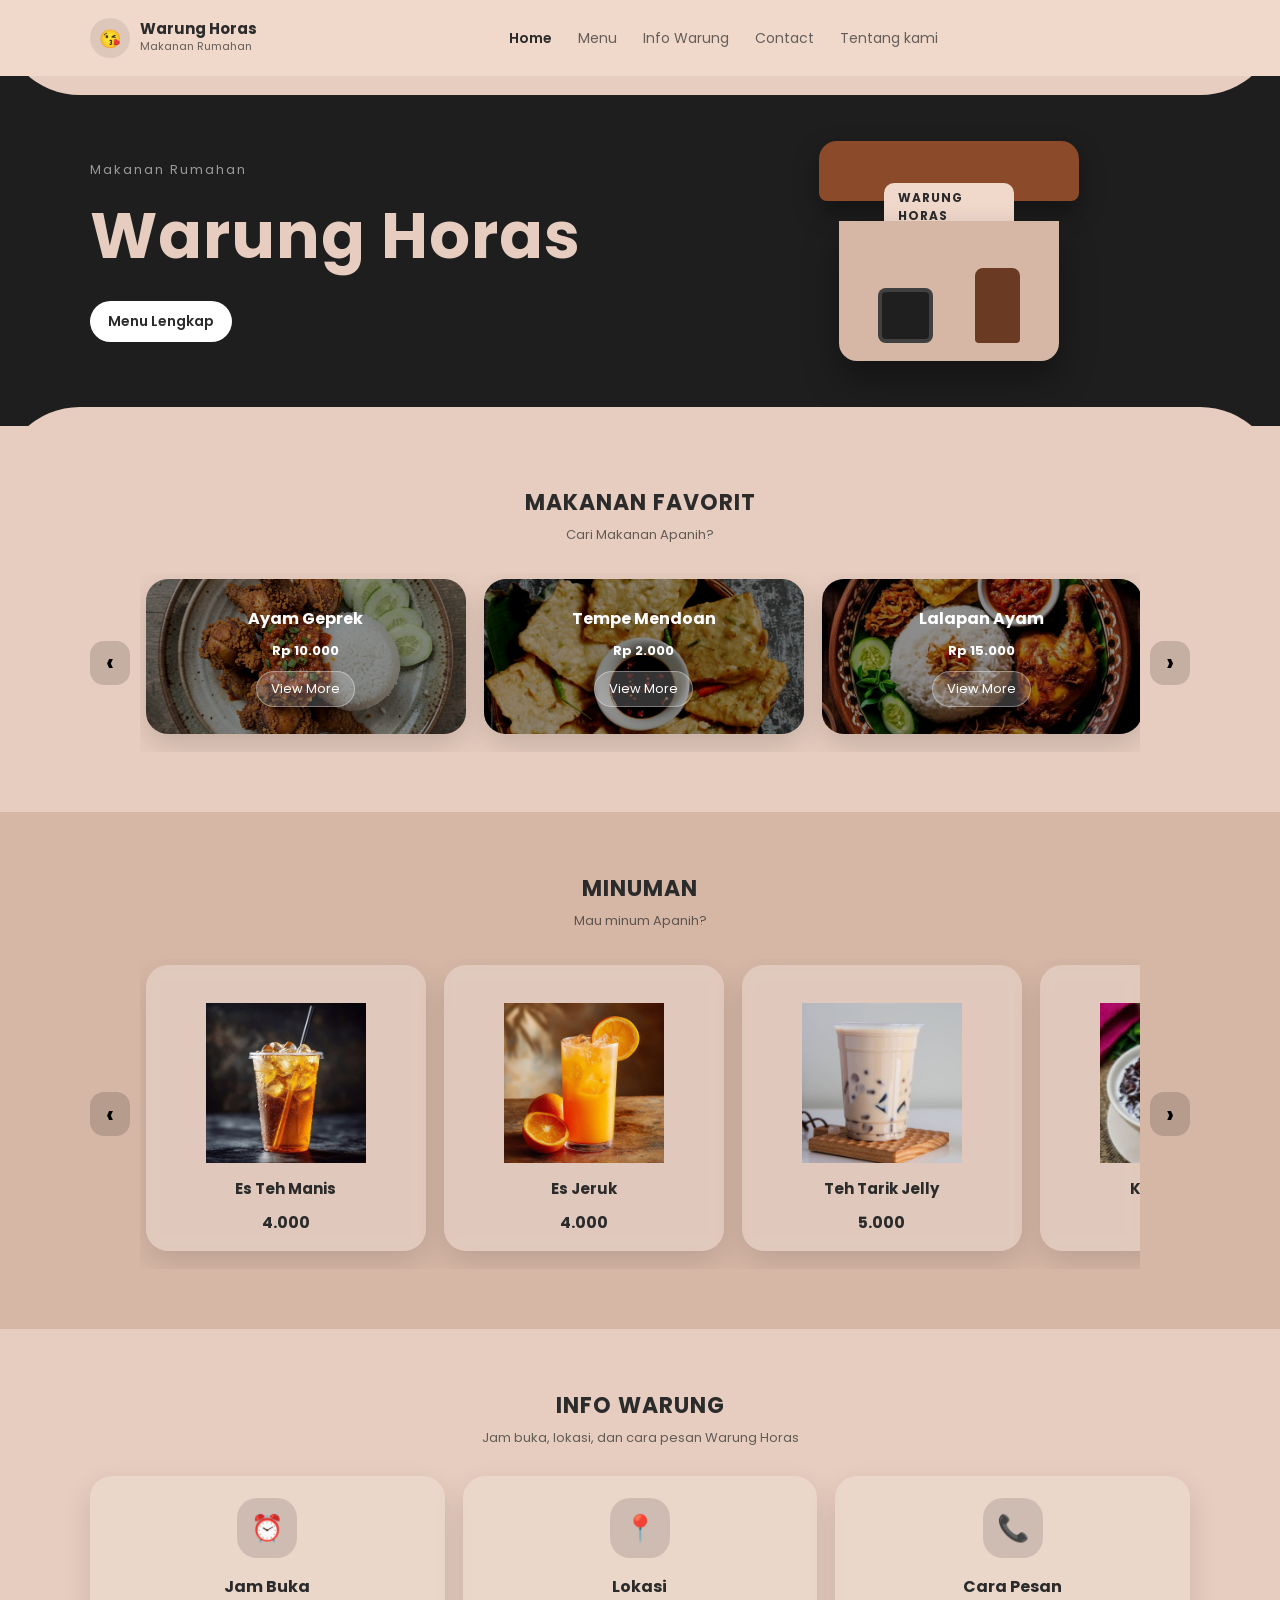
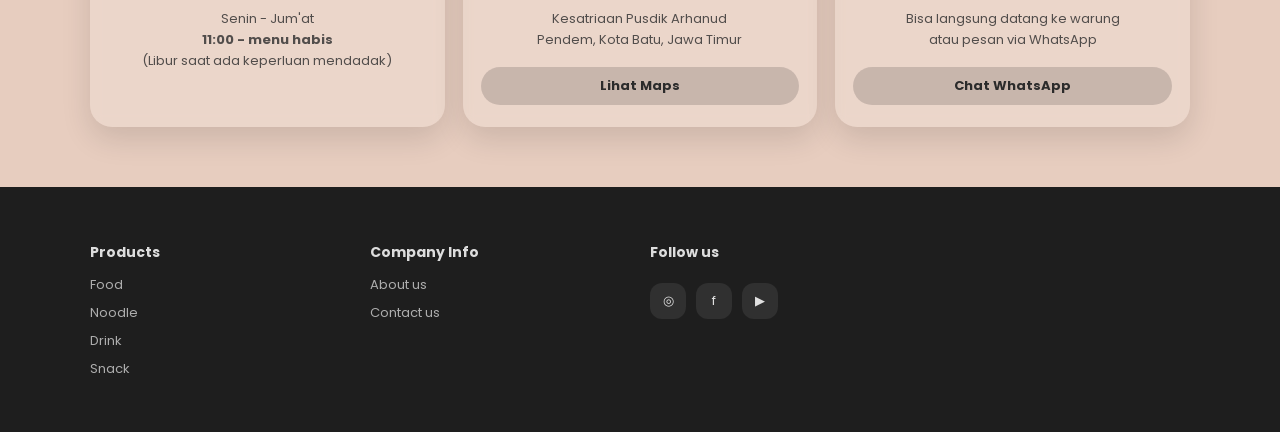
<file: index.html>
<!DOCTYPE html>
<html lang="en">
<head>
  <meta charset="UTF-8" />
  <meta name="viewport" content="width=device-width, initial-scale=1.0" />
  <title> Warung Horas </title>
  <link rel="stylesheet" href="style.css" />
</head>
<body>

  <!-- NAVBAR -->
  <header class="topbar">
    <div class="container nav">
      <div class="logo">
        <div class="logo-icon">😘</div>
        <div class="logo-text">
          <strong>Warung Horas</strong><span>Makanan Rumahan</span>
        </div>
      </div>

      <nav class="nav-links" id="navLinks">
        <a href="#home" class="active">Home</a>
        <a href="#menu">Menu</a>
        <a href="#info">Info Warung</a>
        <a href="#contact">Contact</a>
        <a href="tentang/about.html">Tentang kami</a>
      </nav>

      <div class="nav-actions">
        <button class="hamburger" id="hamburger" aria-label="Open Menu">☰</button>
      </div>
    </div>
  </header>


  <!-- Hero -->
  <section class="hero" id="home">
    <div class="hero-wave hero-wave-top"></div>

    <div class="container hero-inner">
      <div class="hero-left">
        <p class="hero-sub">Makanan Rumahan</p>
        <h1 class="hero-title">Warung Horas</h1>
        <a class="btn" href="menu lengkap/menu.html">Menu Lengkap</a>
      </div>

      <div class="hero-right">
        <div class="hero-warung">
          <div class="roof"></div>
          <div class="signboard">WARUNG HORAS</div>
           <div class="building">
            <div class="window"></div>
            <div class="door"></div>
         </div>
       </div>

      </div>
    </div>

    <div class="hero-wave hero-wave-bottom"></div>
  </section>


  <!-- Top makan -->
  <section class="section" id="menu">
    <div class="container">
      <div class="section-title">
        <h2>MAKANAN FAVORIT</h2>
        <p>Cari Makanan Apanih?</p>
      </div>

<div class="slider-wrap">
  <button class="slide-btn left" data-target="catSlider">‹</button>

  <div class="slider" id="catSlider">
    <article class="cat-card">
      <div class="cat-img img-1"></div>
      <div class="cat-overlay">
        <h3>Ayam Geprek</h3>
        <p class="cat-price">Rp 10.000</p>
        <a href="menu lengkap/menu.html" class="ghost-btn">View More</a>
      </div>
    </article>

    <article class="cat-card">
      <div class="cat-img img-2"></div>
      <div class="cat-overlay">
        <h3>Tempe Mendoan</h3>
        <p class="cat-price">Rp 2.000</p>
        <a href="menu lengkap/menu.html" class="ghost-btn">View More</a>
      </div>
    </article>

    <article class="cat-card">
      <div class="cat-img img-3"></div>
      <div class="cat-overlay">
        <h3>Lalapan Ayam</h3>
        <p class="cat-price">Rp 15.000</p>
        <a href="menu lengkap/menu.html" class="ghost-btn">View More</a>
      </div>
    </article>

    <article class="cat-card">
      <div class="cat-img img-4"></div>
      <div class="cat-overlay">
        <h3>Bakwan Sayur</h3>
        <p class="cat-price">Rp 2.000</p>
        <a href="menu lengkap/menu.html" class="ghost-btn">View More</a>
      </div>
    </article>

    <article class="cat-card">
      <div class="cat-img img-5"></div>
      <div class="cat-overlay">
        <h3>Nasi Goreng</h3>
        <p class="cat-price">Rp 10.000</p>
        <a href="menu lengkap/menu.html" class="ghost-btn">View More</a>
      </div>
    </article>

    <article class="cat-card">
      <div class="cat-img img-6"></div>
      <div class="cat-overlay">
        <h3>Nasi Campur</h3>
        <p class="cat-price">Rp 10.000</p>
        <a href="menu lengkap/menu.html" class="ghost-btn">View More</a>
      </div>
    </article>
  </div>

  <button class="slide-btn right" data-target="catSlider">›</button>
</div>

    </div>
  </section>


  <!-- Top minum -->
  <section class="section soft">
    <div class="container">
      <div class="section-title">
        <h2>MINUMAN</h2>
        <p>Mau minum Apanih?</p>
      </div>

        <div class="slider-wrap">
  <button class="slide-btn left" data-target="shakeSlider">‹</button>

  <div class="slider slider-shakes" id="shakeSlider">

    <article class="shake-card">
      <div class="shake-img shake-1"></div>
      <h3>Es Teh Manis</h3>
      <div class="shake-bottom">
        <span class="price">4.000</span>
       <!-- <button class="mini-btn">BUY NOW</button> -->
      </div>
    </article>

    <article class="shake-card">
      <div class="shake-img shake-2"></div>
      <h3>Es Jeruk</h3>
      <div class="shake-bottom">
        <span class="price">4.000</span>
       <!-- <button class="mini-btn">BUY NOW</button> -->
      </div>
    </article>

    <article class="shake-card">
      <div class="shake-img shake-3"></div>
      <h3>Teh Tarik Jelly</h3>
      <div class="shake-bottom">
        <span class="price">5.000</span>
       <!-- <button class="mini-btn">BUY NOW</button> -->
      </div>
    </article>


    <article class="shake-card">
      <div class="shake-img shake-4"></div>
      <h3>Ketan hitam</h3>
      <div class="shake-bottom">
        <span class="price">5.000</span>
       <!-- <button class="mini-btn">BUY NOW</button> -->
      </div>
    </article>

    <article class="shake-card">
      <div class="shake-img shake-5"></div>
      <h3>Kopi Hitam</h3>
      <div class="shake-bottom">
        <span class="price">5.000</span>
       <!-- <button class="mini-btn">BUY NOW</button> -->
      </div>
    </article>
    


  </div>

  <button class="slide-btn right" data-target="shakeSlider">›</button>
  
</div>

    </div>
  </section>
  
  <!-- BLOG WARUNG -->
<!--<section class="section" id="blog">
  <div class="container">
    <div class="section-title">
      <h2>BLOG WARUNG</h2>
      <p>Info, cerita, dan menu favorit dari Warung Horas 😋</p>
    </div>

    <div class="grid-3 blog-grid">

      <article class="blog-card">
        <div class="blog-img blog-1"></div>
        <div class="blog-content">
          <h3>Menu Terlaris Minggu Ini</h3>
          <p>
            Ayam Geprek jadi menu paling laris minggu ini!
            Pedesnya nampol tapi bikin nagih 😭🔥
          </p>
          <a href="#" class="read-btn">BACA</a>
        </div>
      </article>

      <article class="blog-card">
        <div class="blog-img blog-2"></div>
        <div class="blog-content">
          <h3>Kenapa Sambal Kita Beda?</h3>
          <p>
            Sambal Warung Horas dibuat fresh setiap hari.
            Rasanya pedes, gurih, dan wangi.
          </p>
          <a href="#" class="read-btn">BACA</a>
        </div>
      </article>

      <article class="blog-card">
        <div class="blog-img blog-3"></div>
        <div class="blog-content">
          <h3>Minuman Seger Buat Temen Pedes</h3>
          <p>
            Es Teh, Es Jeruk, dan Es Kopi cocok banget
            buat temen makan pedes.
          </p>
          <a href="#" class="read-btn">BACA</a>
        </div>
      </article>

    </div>
  </div>
</section>-->



  <!-- Info Warung -->
<section class="section" id="info">
  <div class="container">
    <div class="section-title">
      <h2>INFO WARUNG</h2>
      <p>Jam buka, lokasi, dan cara pesan Warung Horas</p>
    </div>

    <div class="grid-3 info-grid">

      <!-- Jam Buka -->
      <article class="info-card">
        <div class="info-icon">⏰</div>
        <h3>Jam Buka</h3>
        <p>
          Senin - Jum'at <b> <br/>11:00 - menu habis</b><br />
          (Libur saat ada keperluan mendadak)
        </p>
      </article>

      <!-- Lokasi -->
      <article class="info-card">
        <div class="info-icon">📍</div>
        <h3>Lokasi</h3>
        <p>
          Kesatriaan Pusdik Arhanud<br />
          Pendem, Kota Batu, Jawa Timur
        </p>
        <a href="#" class="info-btn">Lihat Maps</a>
      </article>

      <!-- Cara Pesan -->
      <article class="info-card">
        <div class="info-icon">📞</div>
        <h3>Cara Pesan</h3>
        <p>
          Bisa langsung datang ke warung<br />
          atau pesan via WhatsApp
        </p>
        <a href="https://wa.me/qr/BKI3SXN7CDRSC1" class="info-btn">Chat WhatsApp</a>
      </article>

    </div>
  </div>
</section>



  <!-- Footer -->
  <footer class="footer" id="contact">
    <div class="container footer-grid">
      <div>
        <h4>Products</h4>
        <a href="menu lengkap/menu.html">Food</a>
        <a href="menu lengkap/menu.html">Noodle</a>
        <a href="menu lenkap/menu.html">Drink</a>
        <a href="menu lengkap/menu.html">Snack</a>
      </div>

     <!-- <div>
        <h4>Category</h4>
        <a href="#">Men</a>
        <a href="#">New in</a>
        <a href="#">Weekly Pick</a>
      </div> -->

      <div>
        <h4>Company Info</h4>
        <a href="tentang/about.html">About us</a>
        <a href="#info">Contact us</a>
      </div>

      <div>
        <h4>Follow us</h4>
        <div class="social">
          <a href="#" aria-label="Instagram">◎</a>
          <a href="#" aria-label="Facebook">f</a>
          <a href="#" aria-label="Youtube">▶</a>
        </div>
      </div>
    </div>

  <!--  <div class="container footer-bottom">
      <a href="#">Data settings</a>
      <a href="#">Cookie settings</a>
      <a href="#">Privacy Policy</a>
      <a href="#">Terms And Conditions</a>
      <a href="#">Imprint</a>
    </div> -->
  </footer>

  <script src="script.js"></script>
</body>
</html>
</file>
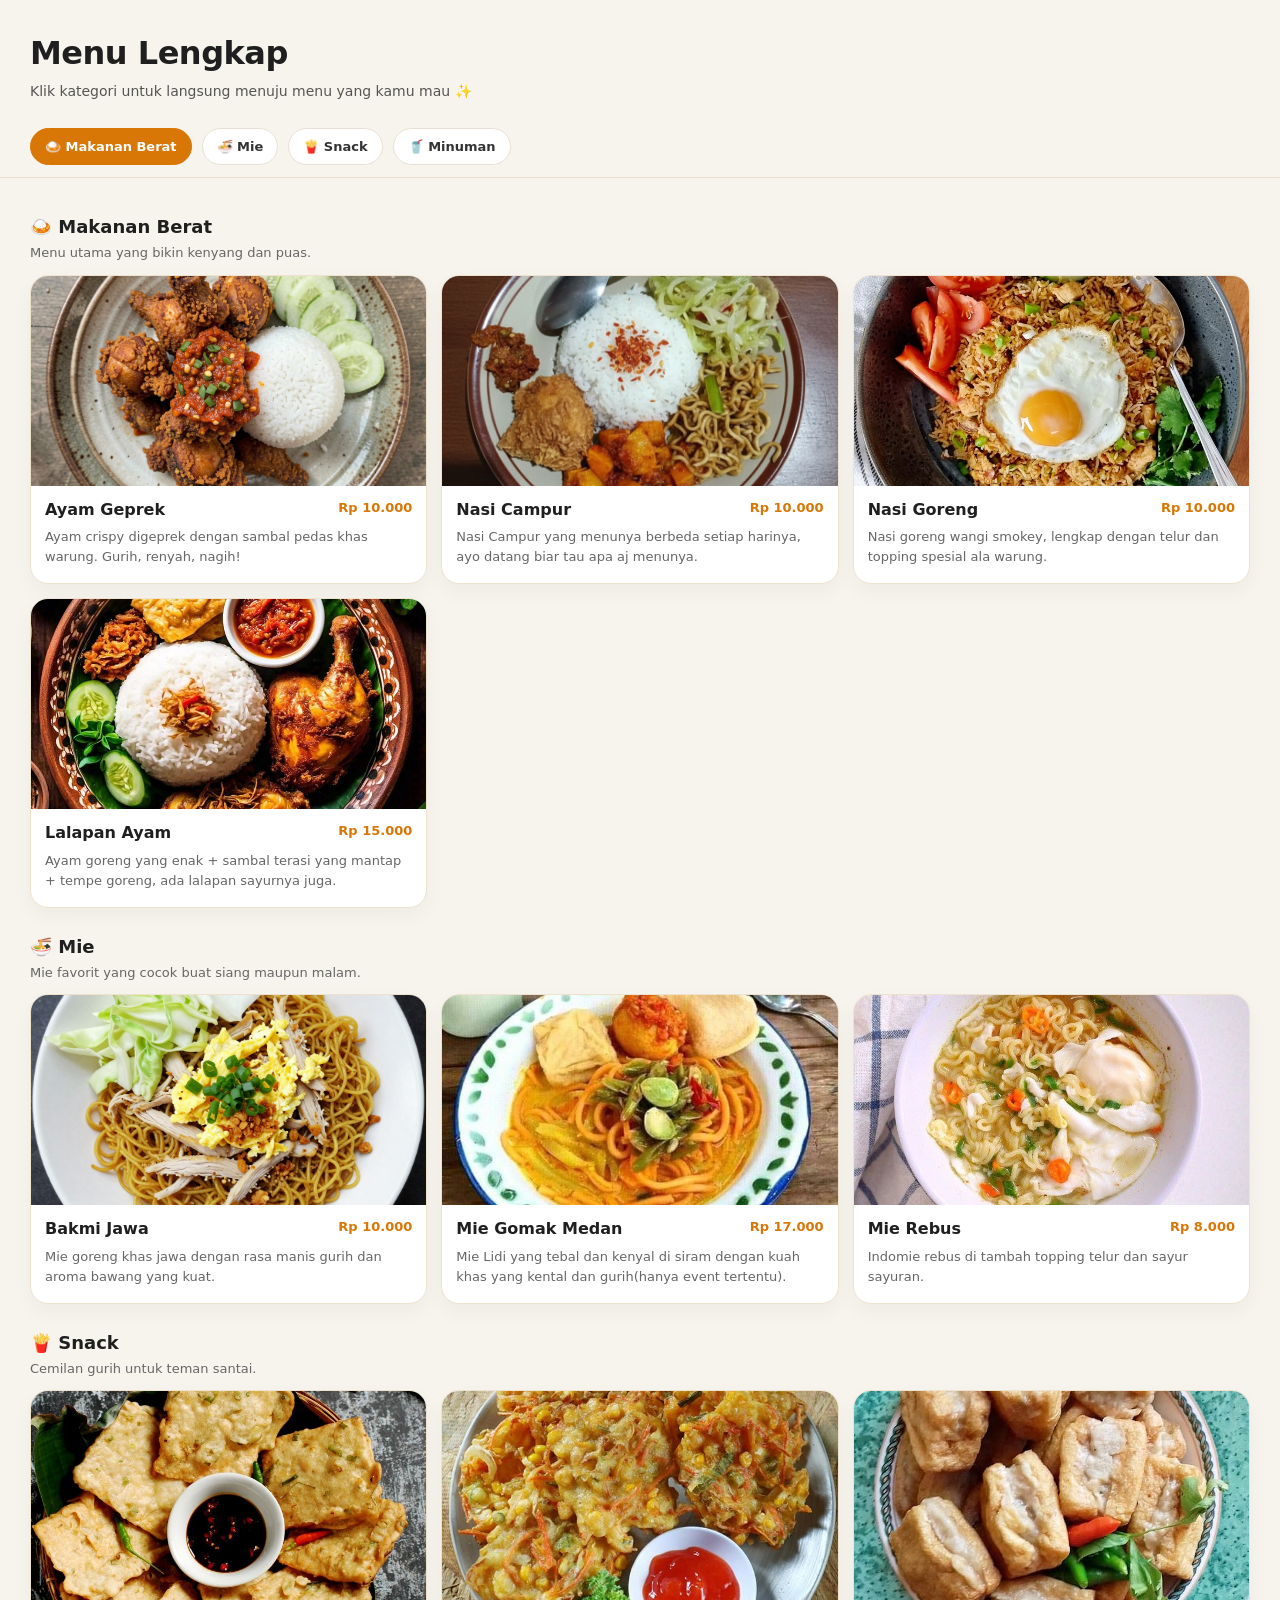
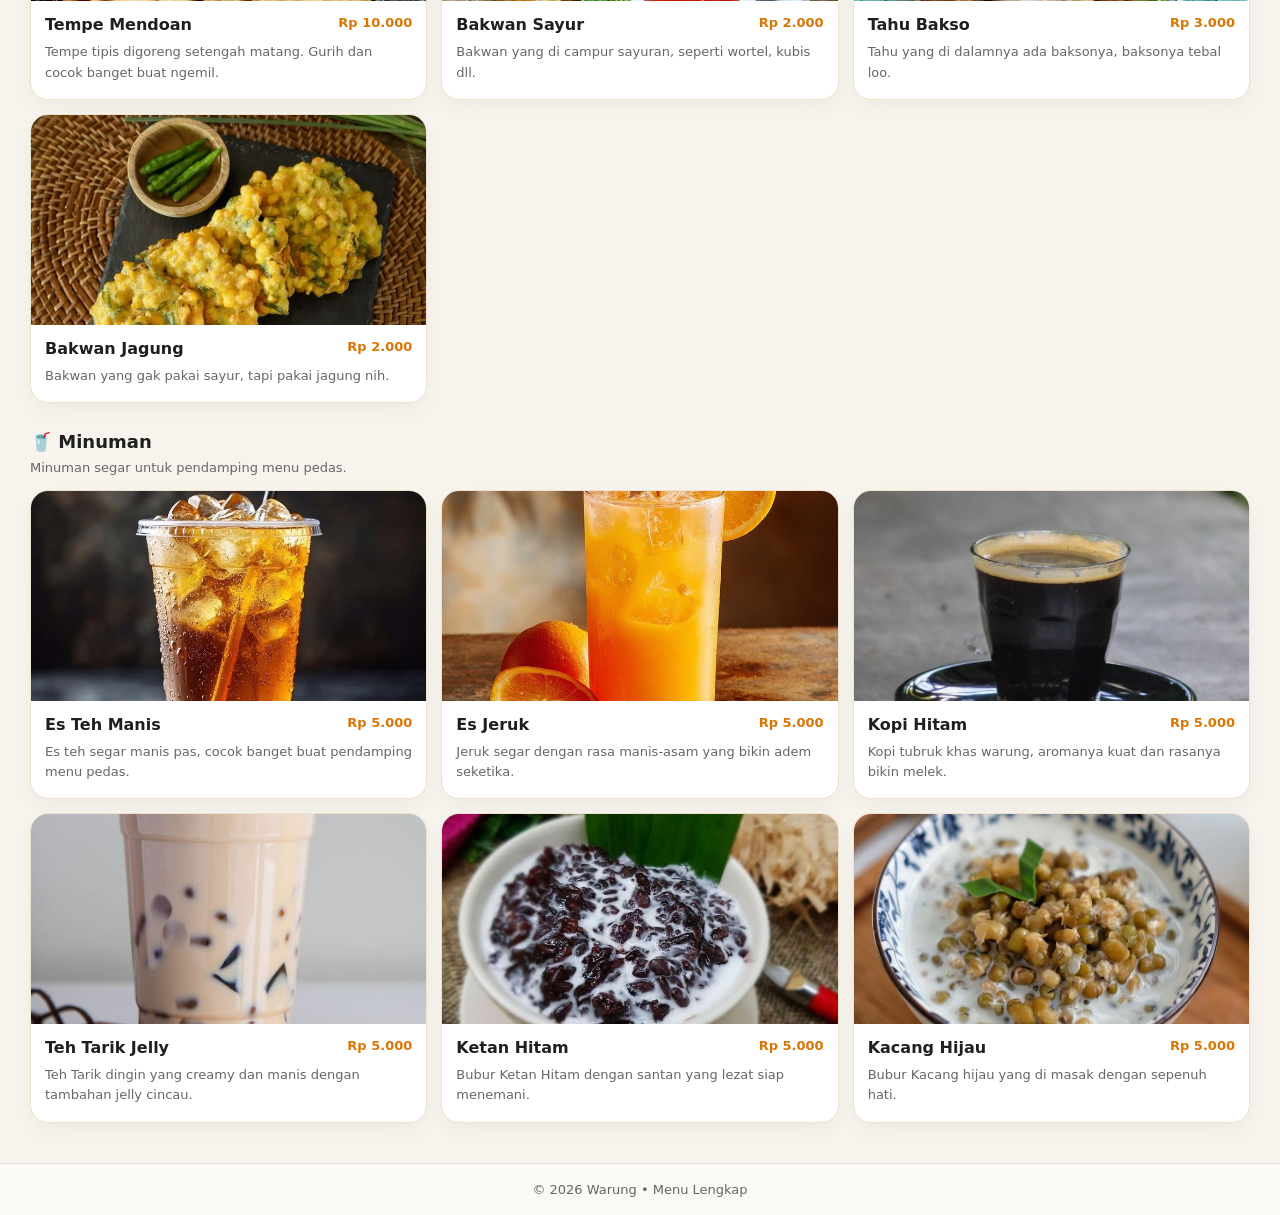
<file: menu lengkap/menu.html>
<!DOCTYPE html>
<html lang="id">
<head>
  <meta charset="UTF-8" />
  <meta name="viewport" content="width=device-width, initial-scale=1.0" />
  <title>Menu Lengkap</title>

  <link rel="stylesheet" href="menu.css" />
</head>
<body>

  <!-- HEADER -->
  <header class="page-header">
    <div class="header-inner">
      <h1>Menu Lengkap</h1>
      <p>Klik kategori untuk langsung menuju menu yang kamu mau ✨</p>
    </div>
  </header>

  <!-- NAVBAR KATEGORI (STICKY) -->
  <nav class="category-navbar">
    <a href="#makanan-berat" class="cat-link active">🍛 Makanan Berat</a>
    <a href="#mie" class="cat-link">🍜 Mie</a>
    <a href="#snack" class="cat-link">🍟 Snack</a>
    <a href="#minuman" class="cat-link">🥤 Minuman</a>
  </nav>

  <!-- MENU -->
  <main class="menu-container">

    <!-- MAKANAN BERAT -->
    <section class="menu-section" id="makanan-berat">
      <div class="section-title">
        <h2>🍛 Makanan Berat</h2>
        <p>Menu utama yang bikin kenyang dan puas.</p>
      </div>

      <div class="menu-grid">

        <article class="menu-card">
          <img src="../img/geprek.png" alt="Ayam Geprek" class="menu-img" />
          <div class="menu-body">
            <div class="menu-top">
              <h3>Ayam Geprek</h3>
              <span class="price">Rp 10.000</span>
            </div>
            <p>Ayam crispy digeprek dengan sambal pedas khas warung. Gurih, renyah, nagih!</p>
          </div>
        </article>

        <article class="menu-card">
          <img src="../img/nascam.png" alt="Nasi Campur" class="menu-img" />
          <div class="menu-body">
            <div class="menu-top">
              <h3>Nasi Campur</h3>
              <span class="price">Rp 10.000</span>
            </div>
            <p>Nasi Campur yang menunya berbeda setiap harinya, ayo datang biar tau apa aj menunya.</p>
          </div>
        </article>

        <article class="menu-card">
          <img src="../img/nasgor.jpg" alt="Nasi Goreng" class="menu-img" />
          <div class="menu-body">
            <div class="menu-top">
              <h3>Nasi Goreng</h3>
              <span class="price">Rp 10.000</span>
            </div>
            <p>Nasi goreng wangi smokey, lengkap dengan telur dan topping spesial ala warung.</p>
          </div>
        </article>

        <article class="menu-card">
          <img src="../img/lalapan.jpg" alt="Lalapan Ayam" class="menu-img" />
          <div class="menu-body">
            <div class="menu-top">
              <h3>Lalapan Ayam</h3>
              <span class="price">Rp 15.000</span>
            </div>
            <p>Ayam goreng yang enak + sambal terasi yang mantap + tempe goreng, ada lalapan sayurnya juga.</p>
          </div>
        </article>

      </div>
    </section>

    <!-- MIE -->
    <section class="menu-section" id="mie">
      <div class="section-title">
        <h2>🍜 Mie</h2>
        <p>Mie favorit yang cocok buat siang maupun malam.</p>
      </div>

      <div class="menu-grid">

        <article class="menu-card">
          <img src="../img/bakmi.png" alt="Mie Goreng Jawa" class="menu-img" />
          <div class="menu-body">
            <div class="menu-top">
              <h3>Bakmi Jawa</h3>
              <span class="price">Rp 10.000</span>
            </div>
            <p>Mie goreng khas jawa dengan rasa manis gurih dan aroma bawang yang kuat.</p>
          </div>
        </article>

        <article class="menu-card">
          <img src="../img/gomak.jpg" alt="Mie Gomak" class="menu-img" />
          <div class="menu-body">
            <div class="menu-top">
              <h3>Mie Gomak Medan</h3>
              <span class="price">Rp 17.000</span>
            </div>
            <p>Mie Lidi yang tebal dan kenyal di siram dengan kuah khas yang kental dan gurih(hanya event tertentu).</p>
          </div>
        </article>

        <article class="menu-card">
          <img src="../img/rebus.jpg" alt="Mie Rebus" class="menu-img" />
          <div class="menu-body">
            <div class="menu-top">
              <h3>Mie Rebus</h3>
              <span class="price">Rp 8.000</span>
            </div>
            <p>Indomie rebus di tambah topping telur dan sayur sayuran.</p>
          </div>
        </article>

      </div>
    </section>

    <!-- SNACK -->
    <section class="menu-section" id="snack">
      <div class="section-title">
        <h2>🍟 Snack</h2>
        <p>Cemilan gurih untuk teman santai.</p>
      </div>

      <div class="menu-grid">

        <article class="menu-card">
          <img src="../img/mendoan.jpg" alt="Tempe Mendoan" class="menu-img" />
          <div class="menu-body">
            <div class="menu-top">
              <h3>Tempe Mendoan</h3>
              <span class="price">Rp 10.000</span>
            </div>
            <p>Tempe tipis digoreng setengah matang. Gurih dan cocok banget buat ngemil.</p>
          </div>
        </article>

        <article class="menu-card">
          <img src="../img/bayur.jpg" alt="Bakwan Sayur" class="menu-img" />
          <div class="menu-body">
            <div class="menu-top">
              <h3>Bakwan Sayur</h3>
              <span class="price">Rp 2.000</span>
            </div>
            <p>Bakwan yang di campur sayuran, seperti wortel, kubis dll.</p>
          </div>
        </article>

        <article class="menu-card">
          <img src="../img/taso.jpg" alt="Tahu Bakso" class="menu-img" />
          <div class="menu-body">
            <div class="menu-top">
              <h3>Tahu Bakso</h3>
              <span class="price">Rp 3.000</span>
            </div>
            <p>Tahu yang di dalamnya ada baksonya, baksonya tebal loo.</p>
          </div>
        </article>
        
       <article class="menu-card">
          <img src="../img/jagung.jpg" alt="Bakwan Jagung" class="menu-img" />
          <div class="menu-body">
            <div class="menu-top">
              <h3>Bakwan Jagung</h3>
              <span class="price">Rp 2.000</span>
            </div>
            <p>Bakwan yang gak pakai sayur, tapi pakai jagung nih.</p>
          </div>
        </article>

      </div>
    </section>

    <!-- MINUMAN -->
    <section class="menu-section" id="minuman">
      <div class="section-title">
        <h2>🥤 Minuman</h2>
        <p>Minuman segar untuk pendamping menu pedas.</p>
      </div>

      <div class="menu-grid">

        <article class="menu-card">
          <img src="../img/esteh.jpg" alt="Es Teh Manis" class="menu-img" />
          <div class="menu-body">
            <div class="menu-top">
              <h3>Es Teh Manis</h3>
              <span class="price">Rp 5.000</span>
            </div>
            <p>Es teh segar manis pas, cocok banget buat pendamping menu pedas.</p>
          </div>
        </article>

        <article class="menu-card">
          <img src="../img/jeruk.jpg" alt="Es Jeruk" class="menu-img" />
          <div class="menu-body">
            <div class="menu-top">
              <h3>Es Jeruk</h3>
              <span class="price">Rp 5.000</span>
            </div>
            <p>Jeruk segar dengan rasa manis-asam yang bikin adem seketika.</p>
          </div>
        </article>

        <article class="menu-card">
          <img src="../img/kopi.jpg" alt="Kopi Hitam" class="menu-img" />
          <div class="menu-body">
            <div class="menu-top">
              <h3>Kopi Hitam</h3>
              <span class="price">Rp 5.000</span>
            </div>
            <p>Kopi tubruk khas warung, aromanya kuat dan rasanya bikin melek.</p>
          </div>
        </article>
        
        <article class="menu-card">
          <img src="../img/trilly.jpg" alt="Teh Tarik Jelly" class="menu-img" />
          <div class="menu-body">
            <div class="menu-top">
              <h3>Teh Tarik Jelly</h3>
              <span class="price">Rp 5.000</span>
            </div>
            <p>Teh Tarik dingin yang creamy dan manis dengan tambahan jelly cincau.</p>
          </div>
        </article>
        
        <article class="menu-card">
          <img src="../img/ketan.jpg" alt="Ketan Hitam" class="menu-img" />
          <div class="menu-body">
            <div class="menu-top">
              <h3>Ketan Hitam</h3>
              <span class="price">Rp 5.000</span>
            </div>
            <p>Bubur Ketan Hitam dengan santan yang lezat siap menemani.</p>
          </div>
        </article>
        
        <article class="menu-card">
          <img src="../img/kacang.jpg" alt="Kacang Hijau" class="menu-img" />
          <div class="menu-body">
            <div class="menu-top">
              <h3>Kacang Hijau</h3>
              <span class="price">Rp 5.000</span>
            </div>
            <p>Bubur Kacang hijau yang di masak dengan sepenuh hati.</p>
          </div>
        </article>

      </div>
    </section>

  </main>

  <!-- FOOTER -->
  <footer class="menu-footer">
    <p>© 2026 Warung • Menu Lengkap</p>
  </footer>

  <script src="menu.js"></script>
</body>
</html>
</file>
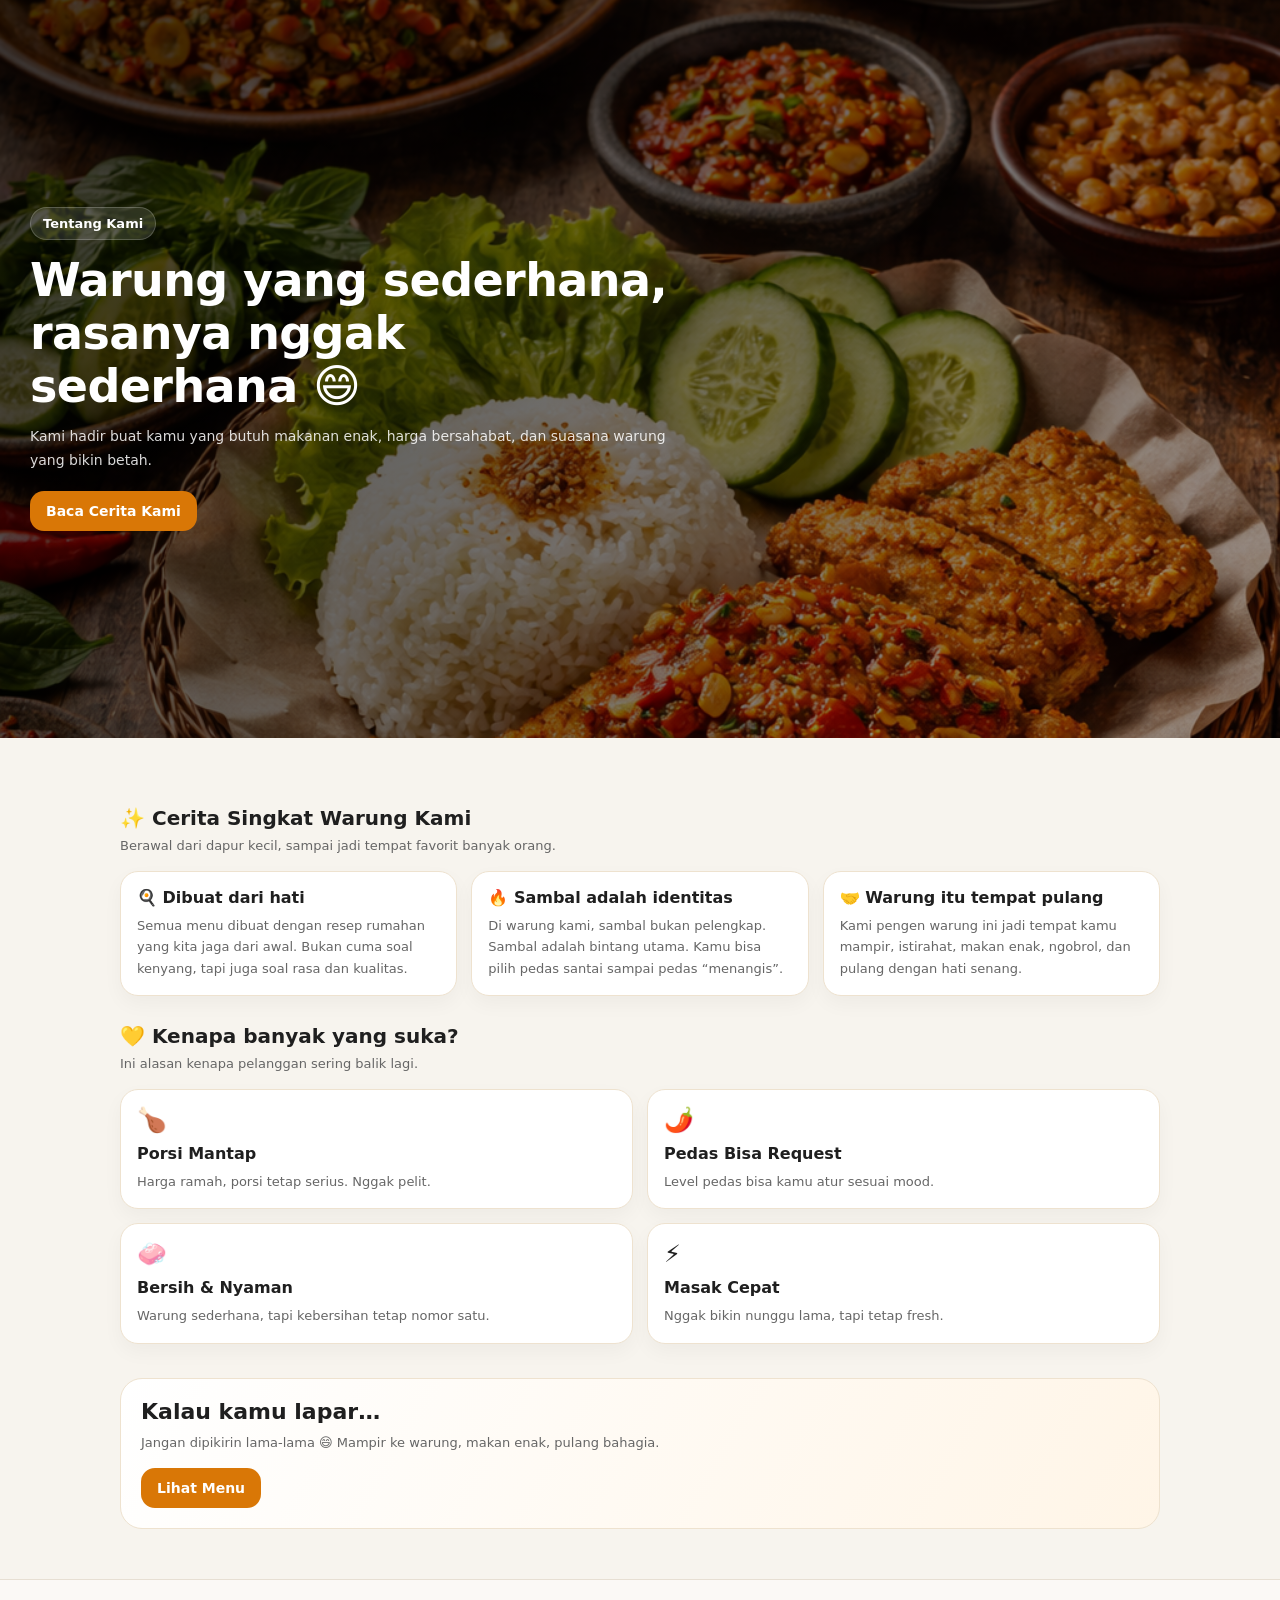
<file: tentang/about.html>
<!DOCTYPE html>
<html lang="id">
<head>
  <meta charset="UTF-8" />
  <meta name="viewport" content="width=device-width, initial-scale=1.0" />
  <title>Tentang Kami</title>

  <link rel="stylesheet" href="about.css">
</head>
<body>

  <!-- Hero -->
  <header class="about-hero">
    <div class="hero-overlay"></div>

    <div class="hero-content">
      <p class="hero-tag">Tentang Kami</p>
      <h1>Warung yang sederhana,<br>rasanya nggak sederhana 😄</h1>
      <p class="hero-desc">
        Kami hadir buat kamu yang butuh makanan enak, harga bersahabat,
        dan suasana warung yang bikin betah.
      </p>

      <div class="hero-buttons">
        <a href="#cerita" class="btn primary">Baca Cerita Kami</a>
      </div>
    </div>
  </header>

  <main class="container">

    <!-- Cerita Horas -->
    <section class="section" id="cerita">
      <div class="section-title">
        <h2>✨ Cerita Singkat Warung Kami</h2>
        <p>Berawal dari dapur kecil, sampai jadi tempat favorit banyak orang.</p>
      </div>

      <div class="story-grid">
        <div class="story-card">
          <h3>🍳 Dibuat dari hati</h3>
          <p>
            Semua menu dibuat dengan resep rumahan yang kita jaga dari awal.
            Bukan cuma soal kenyang, tapi juga soal rasa dan kualitas.
          </p>
        </div>

        <div class="story-card">
          <h3>🔥 Sambal adalah identitas</h3>
          <p>
            Di warung kami, sambal bukan pelengkap. Sambal adalah bintang utama.
            Kamu bisa pilih pedas santai sampai pedas “menangis”.
          </p>
        </div>

        <div class="story-card">
          <h3>🤝 Warung itu tempat pulang</h3>
          <p>
            Kami pengen warung ini jadi tempat kamu mampir, istirahat,
            makan enak, ngobrol, dan pulang dengan hati senang.
          </p>
        </div>
      </div>
    </section>

    <!-- Keunggulan -->
    <section class="section">
      <div class="section-title">
        <h2>💛 Kenapa banyak yang suka?</h2>
        <p>Ini alasan kenapa pelanggan sering balik lagi.</p>
      </div>

      <div class="feature-grid">
        <div class="feature">
          <div class="icon">🍗</div>
          <h3>Porsi Mantap</h3>
          <p>Harga ramah, porsi tetap serius. Nggak pelit.</p>
        </div>

        <div class="feature">
          <div class="icon">🌶️</div>
          <h3>Pedas Bisa Request</h3>
          <p>Level pedas bisa kamu atur sesuai mood.</p>
        </div>

        <div class="feature">
          <div class="icon">🧼</div>
          <h3>Bersih & Nyaman</h3>
          <p>Warung sederhana, tapi kebersihan tetap nomor satu.</p>
        </div>

        <div class="feature">
          <div class="icon">⚡</div>
          <h3>Masak Cepat</h3>
          <p>Nggak bikin nunggu lama, tapi tetap fresh.</p>
        </div>
      </div>
    </section>




    <!-- Penarik -->
    <section class="penarik">
      <h2>Kalau kamu lapar…</h2>
      <p>
        Jangan dipikirin lama-lama 😄  
        Mampir ke warung, makan enak, pulang bahagia.
      </p>

      <div class="penarik-buttons">
        <a href="../menu lengkap/menu.html" class="btn primary">Lihat Menu</a>
      </div>
    </section>

  </main>

  <footer class="footer">
    <p>© 2026 Warung • Tentang Kami</p>
  </footer>

  <script src="about.js"></script>
</body>
</html>
</file>
<file: style.css>
@import url('https://fonts.googleapis.com/css2?family=Poppins:wght@300;400;500;600;700&display=swap');

:root{
  --bg: #e7cdbf;
  --soft: #d9b9a8;
  --dark: #1f1f1f;
  --text: #2b2b2b;
  --muted: rgba(0,0,0,.55);
  --card: #d6b7a6;
  --white: #fff;
  --radius: 18px;
}



*{
  margin:0;
  padding:0;
  box-sizing:border-box;
  font-family:"Poppins", sans-serif;
  scroll-behavior: smooth;
}

body{
  background: #6b5b58;
  color: var(--text);
}

a{ text-decoration:none; color:inherit; }

.container{
  width: min(1100px, 92%);
  margin: 0 auto;
}

/* Navbar */
.topbar{
  background: #f0d8cb;
  padding: 18px 0;
  position: sticky;
  top: 0;
  z-index: 999;
}

.nav{
  display:flex;
  align-items:center;
  justify-content:space-between;
  gap:16px;
}

.logo{
  display:flex;
  align-items:center;
  gap:10px;
}

.logo-icon{
  width:40px;
  height:40px;
  display:grid;
  place-items:center;
  border-radius:50%;
  background: rgba(0,0,0,.08);
  font-size:18px;
}

.logo-text strong{
  display:block;
  font-size:15px;
  line-height:1;
}

.logo-text span{
  font-size:11px;
  opacity:.7;
  display:block;
  margin-top:2px;
}

.nav-links{
  display:flex;
  align-items:center;
  gap:26px;
  font-size:14px;
}

.nav-links a{
  opacity:.7;
  transition:.2s;
}

.nav-links a:hover,
.nav-links a.active{
  opacity:1;
  font-weight:600;
}

.nav-actions{
  display:flex;
  align-items:center;
  gap:10px;
}

.icon-btn{
  border:none;
  background: transparent;
  font-size:18px;
  cursor:pointer;
}

.hamburger{
  display:none;
  border:none;
  background: rgba(0,0,0,.08);
  padding:8px 12px;
  border-radius:12px;
  cursor:pointer;
}

/* Hero */
.hero{
  position:relative;
  background: #1e1e1e;
  overflow:hidden;
}

.hero-inner{
  display:grid;
  grid-template-columns: 1.2fr 1fr;
  align-items:center;
  gap:40px;
  padding: 65px 0;
}

.hero-sub{
  color: rgba(255,255,255,.55);
  letter-spacing:2px;
  font-size:13px;
  margin-bottom:8px;
}

.hero-title{
  color: #e7cdbf;
  font-size:64px;
  letter-spacing:1px;
  margin-bottom:18px;
}

.btn{
  display:inline-block;
  background: #fff;
  padding: 10px 18px;
  border-radius: 999px;
  font-weight:600;
  font-size:14px;
  transition:.2s;
}

.btn:hover{
  transform: translateY(-2px);
}


/* Ilustrasi Warung */
.hero-warung{
  position: relative;
  width: 260px;
  height: 220px;
  margin: 0 auto;
}

/* Atap */
.roof{
  position:absolute;
  top:0;
  left:50%;
  transform:translateX(-50%);
  width: 260px;
  height: 60px;
  background: #8b4b2a;
  border-radius: 18px 18px 8px 8px;
  box-shadow: 0 10px 25px rgba(0,0,0,.35);
}

/* signboard */
.signboard{
  position:absolute;
  top: 42px;
  left:50%;
  transform:translateX(-50%);
  background:#f0d8cb;
  padding:6px 14px;
  border-radius: 10px;
  font-size:12px;
  font-weight:700;
  letter-spacing:1px;
}

/* building */
.building{
  position:absolute;
  bottom:0;
  left:50%;
  transform:translateX(-50%);
  width: 220px;
  height: 140px;
  background: #d6b7a6;
  border-radius: 0 0 18px 18px;
  box-shadow: 0 18px 35px rgba(0,0,0,.35);
  display:flex;
  justify-content:space-around;
  align-items:flex-end;
  padding: 18px;
}

/* window */
.window{
  width: 55px;
  height: 55px;
  background: #1f1f1f;
  border-radius: 8px;
  box-shadow: inset 0 0 0 4px rgba(255,255,255,.15);
}

/* door */
.door{
  width: 45px;
  height: 75px;
  background: #6a3b22;
  border-radius: 8px 8px 4px 4px;
}

/* waves */
.hero-wave{
  position:absolute;
  left:0;
  width:100%;
  height:80px;
  background: var(--bg);
}

.hero-wave-top{
  top:-1px;
  border-bottom-left-radius: 120px;
  border-bottom-right-radius: 120px;
  transform: translateY(-60px);
}

.hero-wave-bottom{
  bottom:-1px;
  border-top-left-radius: 120px;
  border-top-right-radius: 120px;
  transform: translateY(60px);
}

/* SECTION */
.section{
  background: var(--bg);
  padding: 60px 0;
}

.section.soft{
  background: #d6b7a6;
}

.section-title{
  text-align:center;
  margin-bottom: 28px;
}

.section-title h2{
  letter-spacing:1px;
  font-size:22px;
}

.section-title p{
  margin-top:6px;
  font-size:13px;
  opacity:.7;
}

/* GRID */
.grid-3{
  display:grid;
  grid-template-columns: repeat(3, 1fr);
  gap:18px;
}

/* CATEGORY CARDS */
.cat-card{
  position:relative;
  border-radius: 22px;
  overflow:hidden;
  height: 155px;
  box-shadow: 0 12px 30px rgba(0,0,0,.15);
}

.cat-img{
  position:absolute;
  inset:0;
  background-size: cover;
  background-position:center;
  filter: contrast(1.05);
}

.img-1{ background-image: url(img/geprek.png); }
.img-2{ background-image: url(img/mendoan.jpg); }
.img-3{ background-image: url(img/lalapan.jpg); }
.img-4{ background-image: url(img/bayur.jpg);}
.img-5{ background-image: url(img/nasgor.jpg);}
.img-6{ background-image: url(img/nascam.png);}


.cat-overlay{
  position:absolute;
  inset:0;
  display:flex;
  flex-direction:column;
  align-items:center;
  justify-content:center;
  gap:10px;
  background: rgba(0,0,0,.45);
  color: #fff;
  text-align:center;
  padding: 12px;
}

.cat-overlay h3{
  font-size:16px;
}

.ghost-btn{
  display:inline-block;
  padding: 7px 14px;
  border-radius: 999px;
  background: rgba(255,255,255,.2);
  border: 1px solid rgba(255,255,255,.35);
  font-size:13px;
  transition:.2s;
}

.ghost-btn:hover{
  background: rgba(255,255,255,.3);
}

/* SHAKES */
.shake-card{
  background: rgba(255,255,255,.25);
  border-radius: 22px;
  padding: 16px;
  position:relative;
  box-shadow: 0 12px 30px rgba(0,0,0,.12);
  backdrop-filter: blur(6px);
}

.shake-img{
  height: 160px;
  border-radius: 16px;
  margin-top: 22px;
  margin-bottom: 14px;
  background-size: contain;
  background-repeat:no-repeat;
  background-position:center;
}

.shake-1{ 
  background-image: url(img/esteh.jpg); 
}

.shake-2{ 
  background-image: url(img/jeruk.jpg);
}

.shake-3{ 
  background-image: url(img/trilly.jpg); 
}

.shake-4{ 
  background-image: url(img/ketan.jpg); 
}

.shake-5{ 
  background-image: url(img/kopi.jpg); 
}


.shake-card h3{
  text-align:center;
  font-size:15px;
  margin-bottom: 10px;
}

.shake-bottom{
  display:flex;
  align-items:center;
  justify-content:center;
  gap:10px;
}

.price{
  font-weight:700;
}

/* .mini-btn{
  border:none;
  background: #1f1f1f;
  color:#fff;
  padding: 8px 12px;
  border-radius: 999px;
  font-weight:600;
  font-size:12px;
  cursor:pointer;
  transition:.2s;
}

.mini-btn:hover{
  transform: translateY(-2px);
} */


/* Blog */
/* .blog-grid{
  margin-top: 10px;
}

.blog-card{
  background: rgba(255,255,255,.18);
  border-radius: 22px;
  overflow:hidden;
  box-shadow: 0 12px 30px rgba(0,0,0,.12);
  transition:.2s;
}

.blog-card:hover{
  transform: translateY(-4px);
}

.blog-img{
  height: 170px;
  background-size: cover;
  background-position:center;
}

.blog-1{ background-image: url(../img/bakmi.png);}

.blog-content{
  padding: 16px;
}

.blog-content h3{
  font-size: 15px;
  margin-bottom: 8px;
}

.blog-content p{
  font-size: 12.5px;
  opacity:.75;
  line-height:1.55;
  margin-bottom: 12px;
}

.read-btn{
  display:inline-block;
  font-size:12px;
  font-weight:800;
  opacity:.85;
  border-bottom: 2px solid rgba(0,0,0,.2);
  padding-bottom:2px;
} */



/* Info Warung */
.info-grid{
  margin-top: 10px;
}

.info-card{
  background: rgba(255,255,255,.18);
  border-radius: 22px;
  padding: 22px 18px;
  text-align:center;
  box-shadow: 0 12px 30px rgba(0,0,0,.12);
  backdrop-filter: blur(6px);
  display:flex;
  flex-direction:column;
  gap: 10px;
  transition: .2s;
}

.info-card:hover{
  transform: translateY(-4px);
}

.info-icon{
  width: 60px;
  height: 60px;
  border-radius: 20px;
  background: rgba(0,0,0,.12);
  display:grid;
  place-items:center;
  margin: 0 auto 6px;
  font-size: 26px;
}

.info-card h3{
  font-size: 16px;
}

.info-card p{
  font-size: 13px;
  opacity: .8;
  line-height: 1.6;
}

.info-btn{
  display:inline-block;
  margin-top: 6px;
  padding: 9px 14px;
  border-radius: 999px;
  background: rgba(0,0,0,.15);
  font-size: 13px;
  font-weight: 700;
  transition: .2s;
}

.info-btn:hover{
  background: rgba(0,0,0,.25);
  transform: translateY(-2px);
}


/* FOOTER */
.footer{
  background: #1e1e1e;
  color: rgba(255,255,255,.85);
  padding: 55px 0 20px;
}

.footer-grid{
  display:grid;
  grid-template-columns: repeat(4, 1fr);
  gap: 20px;
  margin-bottom: 25px;
}

.footer h4{
  margin-bottom: 12px;
  font-size: 14px;
}

.footer a{
  display:block;
  font-size: 13px;
  opacity:.75;
  margin: 8px 0;
}

.footer a:hover{
  opacity:1;
}

.social{
  display:flex;
  gap:10px;
  margin-top: 10px;
}

.social a{
  width:36px;
  height:36px;
  display:grid;
  place-items:center;
  border-radius:12px;
  background: rgba(255,255,255,.08);
  opacity:1;
}

.footer-bottom{
  display:flex;
  flex-wrap:wrap;
  gap:14px;
  justify-content:center;
  padding-top: 18px;
  border-top: 1px solid rgba(255,255,255,.08);
}

.footer-bottom a{
  font-size: 12px;
  opacity:.6;
}

/* RESPONSIVE */
@media (max-width: 900px){
  .grid-3{
    grid-template-columns: 1fr;
  }

  .hero-inner{
    grid-template-columns: 1fr;
    text-align:center;
  }

  .hero-title{
    font-size: 52px;
  }

  .cup{
    margin: 0 auto;
    right: 0;
    left: 0;
  }

  .footer-grid{
    grid-template-columns: 1fr 1fr;
  }

  .nav-links{
    position: fixed;
    top: 74px;
    left: 50%;
    transform: translateX(-50%);
    width: min(520px, 92%);
    background: #f0d8cb;
    border-radius: 18px;
    padding: 14px;
    display:none;
    flex-direction:column;
    gap:12px;
    box-shadow: 0 20px 40px rgba(0,0,0,.25);
  }

  .nav-links.show{
    display:flex;
  }

  .hamburger{
    display:inline-block;
  }
}


/* SLIDER MENU */
.slider-wrap{
  position: relative;
  display:flex;
  align-items:center;
  gap: 10px;
}

.slider{
  display:flex;
  gap: 18px;
  overflow-x: auto;
  scroll-behavior: smooth;
  padding: 6px 6px 18px;
  width: 100%;
  scrollbar-width: none;
}

.slider::-webkit-scrollbar{
  display:none;
}

.slider .cat-card{
  min-width: 320px;
  flex: 0 0 auto;
}

.slider-shakes .shake-card{
  min-width: 280px;
  flex: 0 0 auto;
}

/* tombol geser */
.slide-btn{
  width: 44px;
  height: 44px;
  border: none;
  border-radius: 14px;
  background: rgba(0,0,0,.15);
  cursor: pointer;
  font-size: 24px;
  font-weight: 700;
  display:grid;
  place-items:center;
  transition:.2s;
}

.slide-btn:hover{
  background: rgba(0,0,0,.25);
  transform: translateY(-2px);
}

/* responsive: tombol geser hilang di hp */
@media (max-width: 600px){
  .slide-btn{
    display:none;
  }

  .slider .cat-card{
    min-width: 260px;
  }

  .slider-shakes .shake-card{
    min-width: 240px;
  }
}




/*tulisan harga*/
.cat-price{
  font-size: 13px;
  font-weight: 700;
}
</file>
<file: menu lengkap/menu.css>
* {
  margin: 0;
  padding: 0;
  box-sizing: border-box;
  font-family: system-ui, Arial, sans-serif;
}

html {
  scroll-behavior: smooth;
}

body {
  background: #f7f4ee;
  color: #1f1f1f;
}

/* HEADER */
.page-header {
  padding: 28px 18px 14px;
}

.header-inner h1 {
  font-size: 32px;
  font-weight: 900;
  letter-spacing: -0.5px;
}

.header-inner p {
  margin-top: 8px;
  font-size: 14px;
  color: #555;
  line-height: 1.6;
  max-width: 560px;
}

/* NAVBAR KATEGORI (STICKY) */
.category-navbar {
  position: sticky;
  top: 0;
  z-index: 999;

  display: flex;
  gap: 10px;
  overflow-x: auto;

  padding: 12px 18px;

  background: rgba(247, 244, 238, 0.85);
  backdrop-filter: blur(10px);
  border-bottom: 1px solid #e7dfd3;
}

.category-navbar::-webkit-scrollbar {
  height: 6px;
}

.category-navbar::-webkit-scrollbar-thumb {
  background: #e3d8c8;
  border-radius: 999px;
}

.cat-link {
  text-decoration: none;
  background: white;
  border: 1px solid #e7dfd3;
  padding: 10px 14px;
  border-radius: 999px;
  font-weight: 900;
  font-size: 13px;
  color: #333;
  white-space: nowrap;
  transition: 0.2s;
}

.cat-link:hover {
  transform: translateY(-2px);
}

.cat-link.active {
  background: #d97706;
  border-color: #d97706;
  color: white;
}

/* CONTAINER */
.menu-container {
  padding: 8px 18px 30px;
}

/* SECTION */
.menu-section {
  margin-top: 28px;
  scroll-margin-top: 80px;
}

.section-title {
  margin-bottom: 12px;
}

.section-title h2 {
  font-size: 18px;
  font-weight: 900;
}

.section-title p {
  margin-top: 6px;
  font-size: 13px;
  color: #666;
  line-height: 1.5;
}

/* GRID */
.menu-grid {
  display: grid;
  gap: 14px;
}

/* CARD */
.menu-card {
  background: #fff;
  border: 1px solid #eee2cf;
  border-radius: 18px;
  overflow: hidden;
  box-shadow: 0 8px 20px rgba(0,0,0,0.04);
  transition: 0.2s ease;
}

.menu-card:hover {
  transform: translateY(-3px);
}

/* IMAGE */
.menu-img {
  width: 100%;
  height: 185px;
  object-fit: cover;
  display: block;
}



/* BODY */
.menu-body {
  padding: 14px 14px 16px;
}

.menu-top {
  display: flex;
  align-items: flex-start;
  justify-content: space-between;
  gap: 10px;
}

.menu-top h3 {
  font-size: 16px;
  font-weight: 900;
  line-height: 1.2;
}

.price {
  font-size: 13px;
  font-weight: 900;
  color: #d97706;
  white-space: nowrap;
}

.menu-body p {
  margin-top: 8px;
  font-size: 13px;
  color: #666;
  line-height: 1.55;
}

/* FOOTER */
.menu-footer {
  text-align: center;
  padding: 18px;
  border-top: 1px solid #e7dfd3;
  color: #666;
  font-size: 13px;
  background: rgba(255, 255, 255, 0.5);
}

/* RESPONSIVE */
@media (min-width: 768px) {
  .page-header {
    padding: 34px 30px 14px;
  }

  .category-navbar {
    padding: 12px 30px;
  }

  .menu-container {
    padding: 10px 30px 40px;
  }

  .menu-grid {
    grid-template-columns: repeat(2, 1fr);
  }

  .menu-img {
    height: 200px;
  }
}

@media (min-width: 1100px) {
  .menu-grid {
    grid-template-columns: repeat(3, 1fr);
  }

  .menu-img {
    height: 210px;
  }
}


/*foto*/
img-1{ background-image: url(../img/geprek.png);}
</file>
<file: tentang/about.css>
* {
  margin: 0;
  padding: 0;
  box-sizing: border-box;
  font-family: system-ui, Arial, sans-serif;
}

html {
  scroll-behavior: smooth;
}

body {
  background: #f7f4ee;
  color: #1f1f1f;
}

/* HERO */
.about-hero {
  position: relative;
  min-height: 82vh;
  display: flex;
  align-items: center;
  padding: 24px 18px;

  /* background image */
  background-image: url("../img/bg.png");
  background-size: cover;
  background-position: center;
}

.hero-overlay {
  position: absolute;
  inset: 0;
  background: linear-gradient(
    120deg,
    rgba(0,0,0,0.75),
    rgba(0,0,0,0.35)
  );
}

.hero-content {
  position: relative;
  z-index: 2;
  max-width: 650px;
}

.hero-tag {
  display: inline-block;
  background: rgba(255, 255, 255, 0.12);
  border: 1px solid rgba(255, 255, 255, 0.2);
  color: white;
  padding: 8px 12px;
  border-radius: 999px;
  font-weight: 800;
  font-size: 13px;
  margin-bottom: 14px;
}

.hero-content h1 {
  color: white;
  font-size: 34px;
  font-weight: 900;
  line-height: 1.15;
  letter-spacing: -0.6px;
}

.hero-desc {
  margin-top: 12px;
  color: rgba(255, 255, 255, 0.85);
  font-size: 14px;
  line-height: 1.7;
}

.hero-buttons {
  margin-top: 18px;
  display: flex;
  flex-wrap: wrap;
  gap: 10px;
}

/* BUTTON */
.btn {
  border: none;
  outline: none;
  cursor: pointer;
  text-decoration: none;

  display: inline-flex;
  align-items: center;
  justify-content: center;

  padding: 12px 16px;
  border-radius: 14px;
  font-weight: 900;
  font-size: 14px;
  transition: 0.2s;
}

.btn.primary {
  background: #d97706;
  color: white;
}

.btn.primary:hover {
  transform: translateY(-2px);
  filter: brightness(1.05);
}


.btn.small {
  padding: 10px 14px;
  font-size: 13px;
  border-radius: 12px;
}

/* MAIN */
.container {
  padding: 30px 18px 40px;
  max-width: 1100px;
  margin: auto;
}

.section {
  margin-top: 28px;
}

.section-title h2 {
  font-size: 20px;
  font-weight: 900;
}

.section-title p {
  margin-top: 6px;
  font-size: 13px;
  color: #666;
  line-height: 1.6;
}

/* STORY */
.story-grid {
  margin-top: 14px;
  display: grid;
  gap: 14px;
}

.story-card {
  background: white;
  border: 1px solid #eee2cf;
  border-radius: 18px;
  padding: 16px;
  box-shadow: 0 8px 20px rgba(0,0,0,0.04);
}

.story-card h3 {
  font-size: 16px;
  font-weight: 900;
}

.story-card p {
  margin-top: 8px;
  font-size: 13px;
  color: #666;
  line-height: 1.65;
}

/* FEATURES */
.feature-grid {
  margin-top: 14px;
  display: grid;
  gap: 14px;
}

.feature {
  background: white;
  border: 1px solid #eee2cf;
  border-radius: 18px;
  padding: 16px;
  box-shadow: 0 8px 20px rgba(0,0,0,0.04);
}

.feature .icon {
  font-size: 24px;
}

.feature h3 {
  margin-top: 10px;
  font-size: 16px;
  font-weight: 900;
}

.feature p {
  margin-top: 8px;
  font-size: 13px;
  color: #666;
  line-height: 1.65;
}

/* penarik */
.penarik {
  margin-top: 34px;
  padding: 20px;
  border-radius: 22px;
  background: linear-gradient(120deg, #fff, #fff5e7);
  border: 1px solid #eee2cf;
}

.penarik h2 {
  font-size: 22px;
  font-weight: 900;
}

.penarik p {
  margin-top: 8px;
  font-size: 13px;
  color: #666;
  line-height: 1.7;
}

.penarik-buttons {
  margin-top: 14px;
  display: flex;
  flex-wrap: wrap;
  gap: 10px;
}

/* FOOTER */
.footer {
  text-align: center;
  padding: 18px;
  border-top: 1px solid #e7dfd3;
  color: #666;
  font-size: 13px;
  background: rgba(255, 255, 255, 0.5);
}

/* RESPONSIVE */
@media (min-width: 768px) {
  .about-hero {
    padding: 34px 30px;
  }

  .hero-content h1 {
    font-size: 46px;
  }

  .container {
    padding: 40px 30px 50px;
  }

  .story-grid {
    grid-template-columns: repeat(3, 1fr);
  }

  .feature-grid {
    grid-template-columns: repeat(2, 1fr);
  }

  .info-grid {
    grid-template-columns: repeat(3, 1fr);
  }
}
</file>
